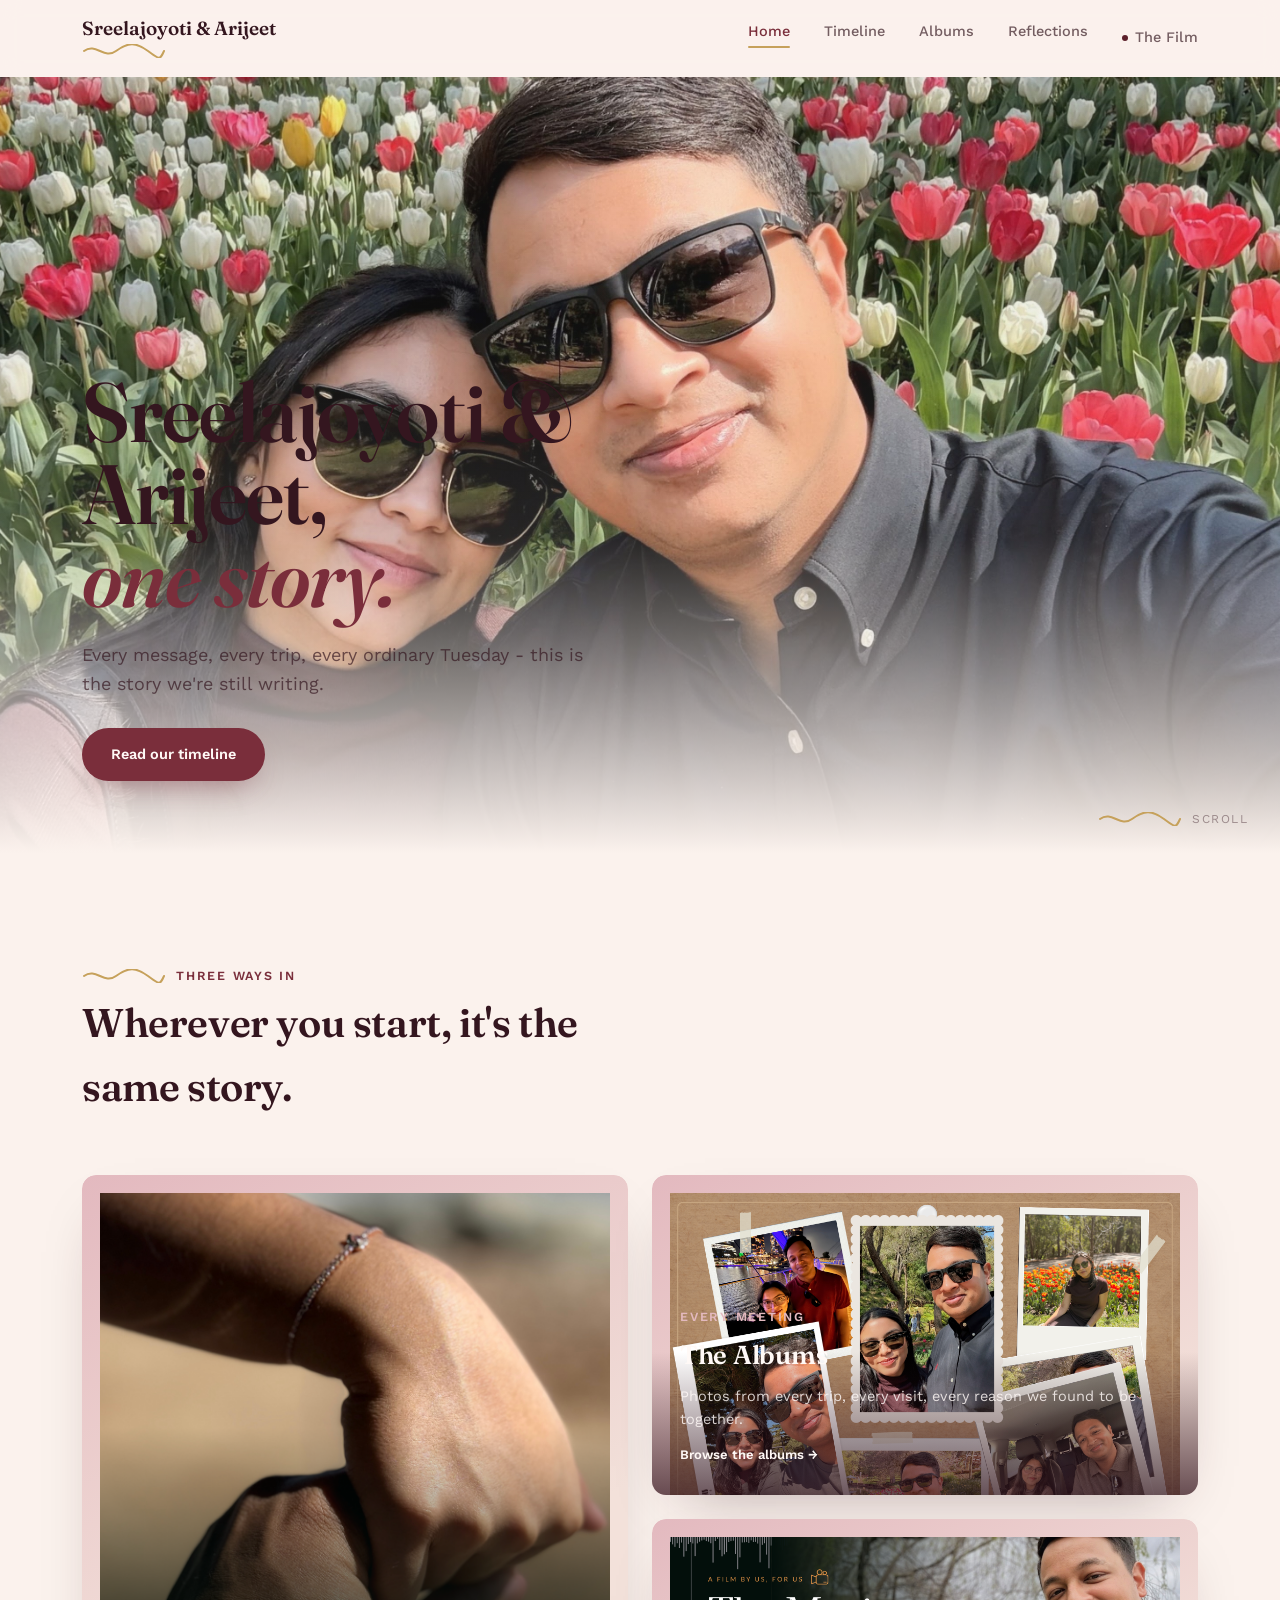
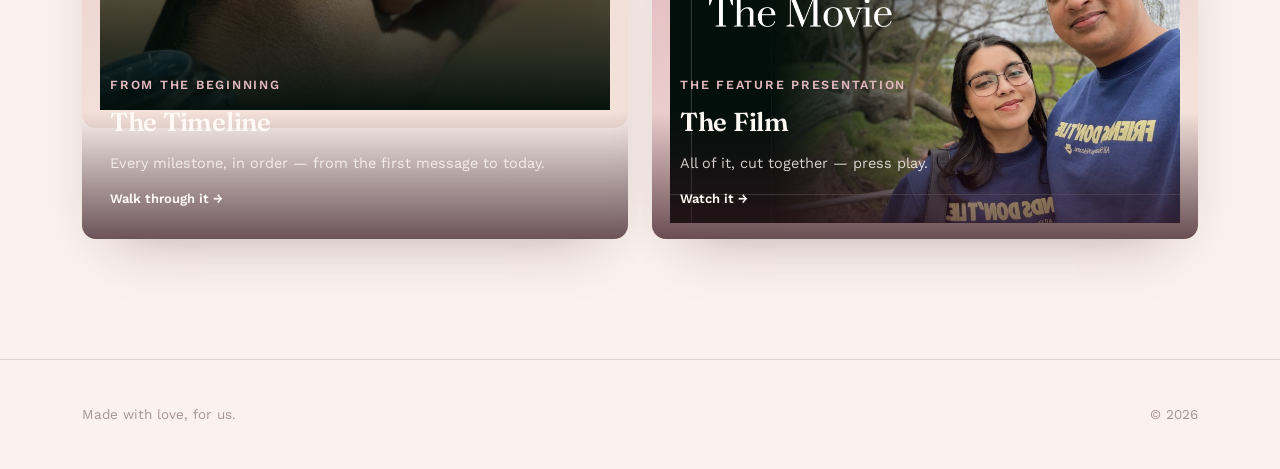
<file: index.html>
<!DOCTYPE html>
<html lang="en">
<head>
<meta charset="UTF-8">
<meta name="viewport" content="width=device-width, initial-scale=1.0">
<title>Our Story</title>
<link rel="preconnect" href="https://fonts.googleapis.com">
<link href="https://fonts.googleapis.com/css2?family=Fraunces:ital,wght@0,300..700;1,300..700&family=Work+Sans:wght@400;500;600;700&display=swap" rel="stylesheet">
<link rel="stylesheet" href="css/style.css">
</head>
<body>

<header class="site-header">
  <div class="wrap">
    <a href="index.html" class="logo">
      <span data-couple-names>Our Story</span>
      <small data-thread></small>
    </a>
    <nav>
      <button class="nav-toggle" aria-label="Toggle menu" aria-expanded="false">
        <span></span><span></span><span></span>
      </button>
      <ul class="nav-links">
        <li><a href="index.html" aria-current="page">Home</a></li>
        <li><a href="timeline.html">Timeline</a></li>
        <li><a href="albums.html">Albums</a></li>
        <li><a href="reflections.html">Reflections</a></li>
        <li><a href="film.html" class="nav-film">The Film</a></li>
      </ul>
    </nav>
  </div>
</header>

<section class="hero">
  <div class="hero-media">
    <div class="placeholder"><span>Add your favourite photo of the two of you here (assets/images/hero.jpg)</span></div>
  </div>
  <div class="hero-inner">
    <h1 id="hero-title">Sreelajoyoti &amp; Arijeet,<br><em>one story.</em></h1>
    <p id="hero-subtext">Every message, every trip, every ordinary Tuesday — this is the story we're still writing.</p>
    <a href="timeline.html" class="btn btn-primary">Read our timeline</a>
  </div>
  <div class="scroll-cue"><span data-thread></span> Scroll</div>
</section>

<section class="doors-section">
  <div class="wrap">
    <div class="doors-head">
      <span class="eyebrow"><span data-thread></span> Three ways in</span>
      <h2>Wherever you start, it's the same story.</h2>
    </div>
    <div class="doors-grid">
      <a href="timeline.html" class="door">
        <img class="placeholder" src="assets/images/Index_Cover_Timeline.png" alt="Timeline">
        <div class="door-content">
          <span class="eyebrow">From the beginning</span>
          <h3>The Timeline</h3>
          <p>Every milestone, in order — from the first message to today.</p>
          <span class="door-arrow">Walk through it →</span>
        </div>
      </a>
      <a href="albums.html" class="door">
        <img class="placeholder" src="assets/images/Index_Cover_Albums.png" alt="Albums">
        <div class="door-content">
          <span class="eyebrow">Every meeting</span>
          <h3>The Albums</h3>
          <p>Photos from every trip, every visit, every reason we found to be together.</p>
          <span class="door-arrow">Browse the albums →</span>
        </div>
      </a>
      <a href="film.html" class="door">
        <img class="placeholder" src="assets/images/Index_Cover_Film.png" alt="The Film">
        <div class="door-content">
          <span class="eyebrow">The feature presentation</span>
          <h3>The Film</h3>
          <p>All of it, cut together — press play.</p>
          <span class="door-arrow">Watch it →</span>
        </div>
      </a>
    </div>
  </div>
</section>

<footer class="site-footer">
  <div class="wrap">
    <p data-footer-note>Made with love, for us.</p>
    <p>&copy; <span id="year"></span></p>
  </div>
</footer>

<script src="js/data.js"></script>
<script src="js/main.js"></script>
<script>
  document.getElementById("year").textContent = new Date().getFullYear();
  document.getElementById("hero-subtext").textContent = SITE.heroSubtext;
  document.querySelector("[data-footer-note]").textContent = SITE.footerNote;
  if (SITE.heroImage) {
    document.querySelector(".hero-media").innerHTML =
      `<img src="${SITE.heroImage}" alt="" style="width:100%;height:100%;object-fit:cover;">` +
      document.querySelector(".hero-media").innerHTML;
  }
</script>
</body>
</html>
</file>
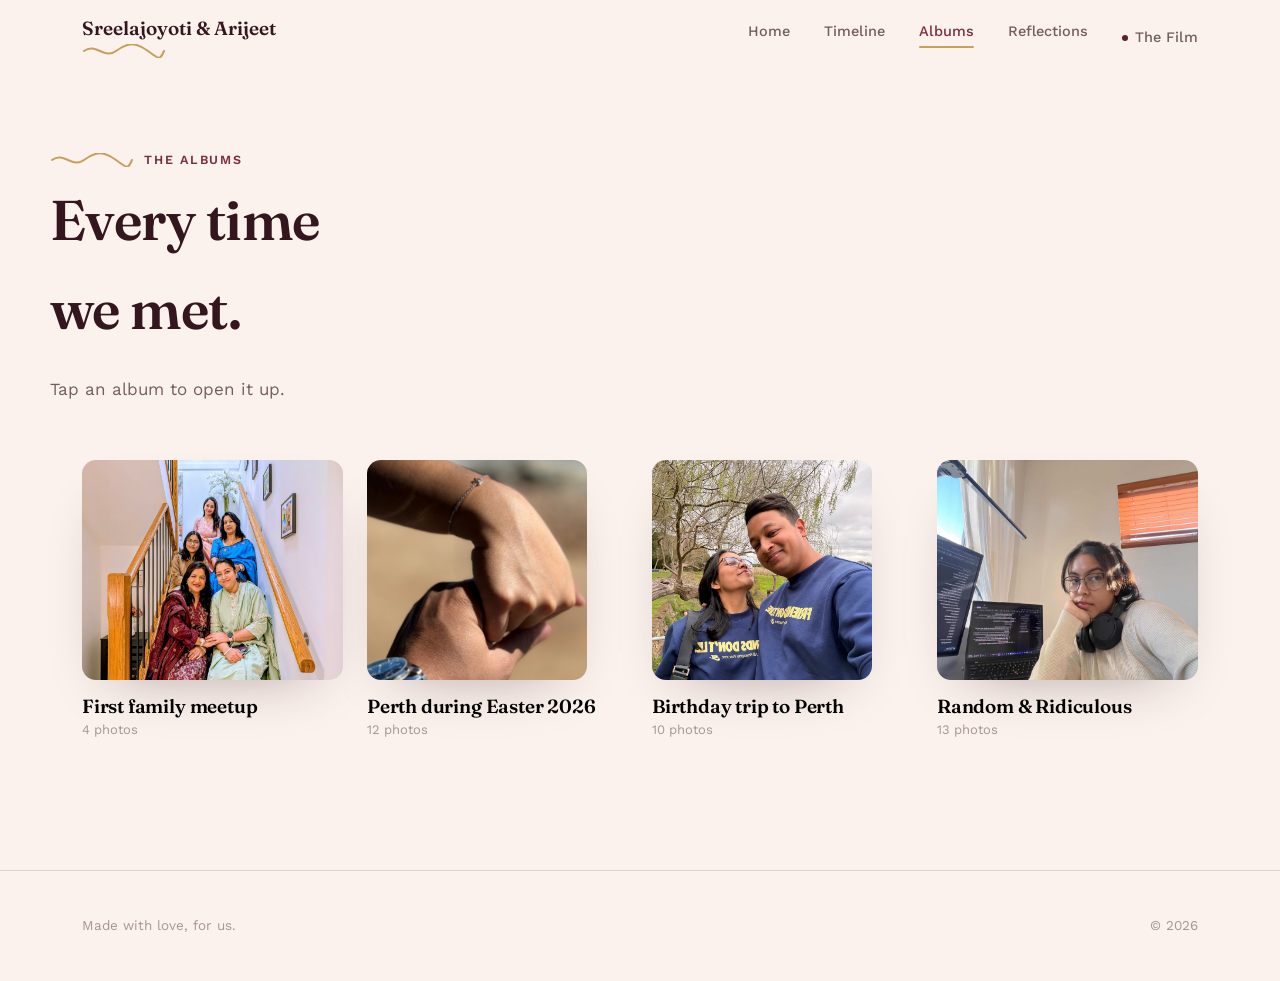
<file: albums.html>
<!DOCTYPE html>
<html lang="en">
<head>
<meta charset="UTF-8">
<meta name="viewport" content="width=device-width, initial-scale=1.0">
<title>Albums — Our Story</title>
<link rel="preconnect" href="https://fonts.googleapis.com">
<link href="https://fonts.googleapis.com/css2?family=Fraunces:ital,wght@0,300..700;1,300..700&family=Work+Sans:wght@400;500;600;700&display=swap" rel="stylesheet">
<link rel="stylesheet" href="css/style.css">
</head>
<body>

<header class="site-header">
  <div class="wrap">
    <a href="index.html" class="logo">
      <span data-couple-names>Our Story</span>
      <small data-thread></small>
    </a>
    <nav>
      <button class="nav-toggle" aria-label="Toggle menu" aria-expanded="false">
        <span></span><span></span><span></span>
      </button>
      <ul class="nav-links">
        <li><a href="index.html">Home</a></li>
        <li><a href="timeline.html">Timeline</a></li>
        <li><a href="albums.html" aria-current="page">Albums</a></li>
        <li><a href="reflections.html">Reflections</a></li>
        <li><a href="film.html" class="nav-film">The Film</a></li>
      </ul>
    </nav>
  </div>
</header>

<section class="page-intro wrap">
  <span class="eyebrow"><span data-thread></span> The Albums</span>
  <h1>Every time<br>we met.</h1>
  <p>Tap an album to open it up.</p>
</section>

<section class="wrap">
  <div class="albums-grid" data-albums-grid></div>
</section>

<div class="lightbox" data-lightbox aria-hidden="true">
  <div class="lightbox-panel">
    <div class="lightbox-head">
      <div>
        <h3 data-lb-title></h3>
        <p data-lb-desc style="margin:0;"></p>
      </div>
      <button class="lightbox-close" aria-label="Close album">&times;</button>
    </div>
    <div class="lightbox-photos" data-lb-photos></div>
  </div>
</div>

<footer class="site-footer">
  <div class="wrap">
    <p data-footer-note>Made with love, for us.</p>
    <p>&copy; <span id="year"></span></p>
  </div>
</footer>

<script src="js/data.js"></script>
<script src="js/main.js"></script>
<script src="js/albums.js"></script>
<script>
  document.getElementById("year").textContent = new Date().getFullYear();
  document.querySelector("[data-footer-note]").textContent = SITE.footerNote;
</script>
</body>
</html>
</file>
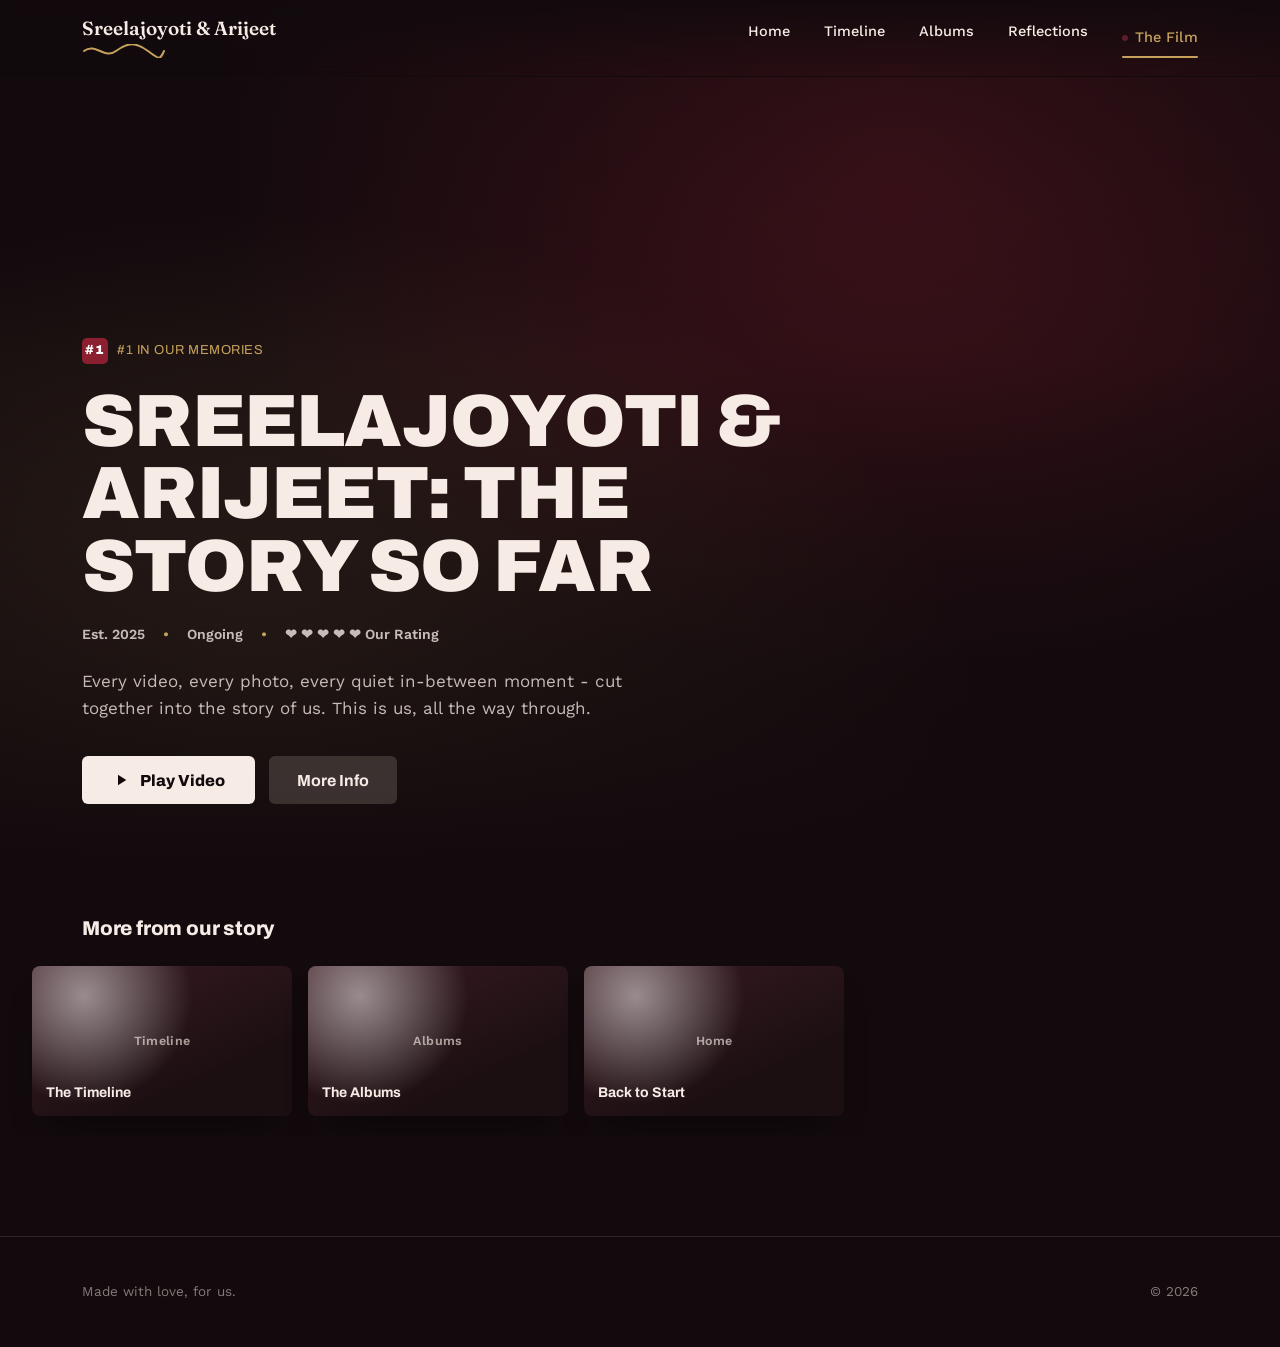
<file: film.html>
<!DOCTYPE html>
<html lang="en">
<head>
<meta charset="UTF-8">
<meta name="viewport" content="width=device-width, initial-scale=1.0">
<title>The Film — Our Story</title>
<link rel="preconnect" href="https://fonts.googleapis.com">
<link href="https://fonts.googleapis.com/css2?family=Fraunces:ital,wght@0,300..700;1,300..700&family=Work+Sans:wght@400;500;600;700&family=Archivo:wght@700;800;900&display=swap" rel="stylesheet">
<link rel="stylesheet" href="css/style.css">
<link rel="stylesheet" href="css/film.css">
</head>
<body class="film-body">

<header class="site-header">
  <div class="wrap">
    <a href="index.html" class="logo">
      <span data-couple-names>Our Story</span>
      <small data-thread></small>
    </a>
    <nav>
      <button class="nav-toggle" aria-label="Toggle menu" aria-expanded="false">
        <span></span><span></span><span></span>
      </button>
      <ul class="nav-links">
        <li><a href="index.html">Home</a></li>
        <li><a href="timeline.html">Timeline</a></li>
        <li><a href="albums.html">Albums</a></li>
        <li><a href="reflections.html">Reflections</a></li>
        <li><a href="film.html" class="nav-film" aria-current="page">The Film</a></li>
      </ul>
    </nav>
  </div>
</header>

<section class="film-hero">
  <div class="film-media" data-film-media></div>
  <div class="film-hero-inner">
    <div class="film-badge">
      <span class="film-badge-num">#1</span>
      <span data-film-badge>#1 in Our Memories</span>
    </div>
    <h1 class="film-title" data-film-title>The Story So Far</h1>
    <div class="film-meta" data-film-meta></div>
    <p class="film-synopsis" data-film-synopsis></p>
    <div class="film-actions">
      <button class="btn-play" data-play-video>
        <svg viewBox="0 0 24 24" fill="currentColor"><path d="M8 5v14l11-7z"/></svg>
        Play Video
      </button>
      <button class="btn-info" data-more-info>More Info</button>
    </div>
  </div>
</section>

<section class="film-row-section">
  <h2 class="film-row-title">More from our story</h2>
  <div class="film-row">
    <a class="film-card" href="timeline.html">
      <div class="placeholder"><span>Timeline</span></div>
      <span class="film-card-label">The Timeline</span>
    </a>
    <a class="film-card" href="albums.html">
      <div class="placeholder"><span>Albums</span></div>
      <span class="film-card-label">The Albums</span>
    </a>
    <a class="film-card" href="index.html">
      <div class="placeholder"><span>Home</span></div>
      <span class="film-card-label">Back to Start</span>
    </a>
  </div>
</section>

<div class="video-modal" data-video-modal aria-hidden="true">
  <div class="video-modal-inner">
    <button class="video-modal-close" aria-label="Close video">&times;</button>
  </div>
</div>

<footer class="site-footer">
  <div class="wrap">
    <p data-footer-note>Made with love, for us.</p>
    <p>&copy; <span id="year"></span></p>
  </div>
</footer>

<script src="js/data.js"></script>
<script src="js/main.js"></script>
<script src="js/film.js"></script>
<script>
  document.getElementById("year").textContent = new Date().getFullYear();
  document.querySelector("[data-footer-note]").textContent = SITE.footerNote;
</script>
</body>
</html>
</file>
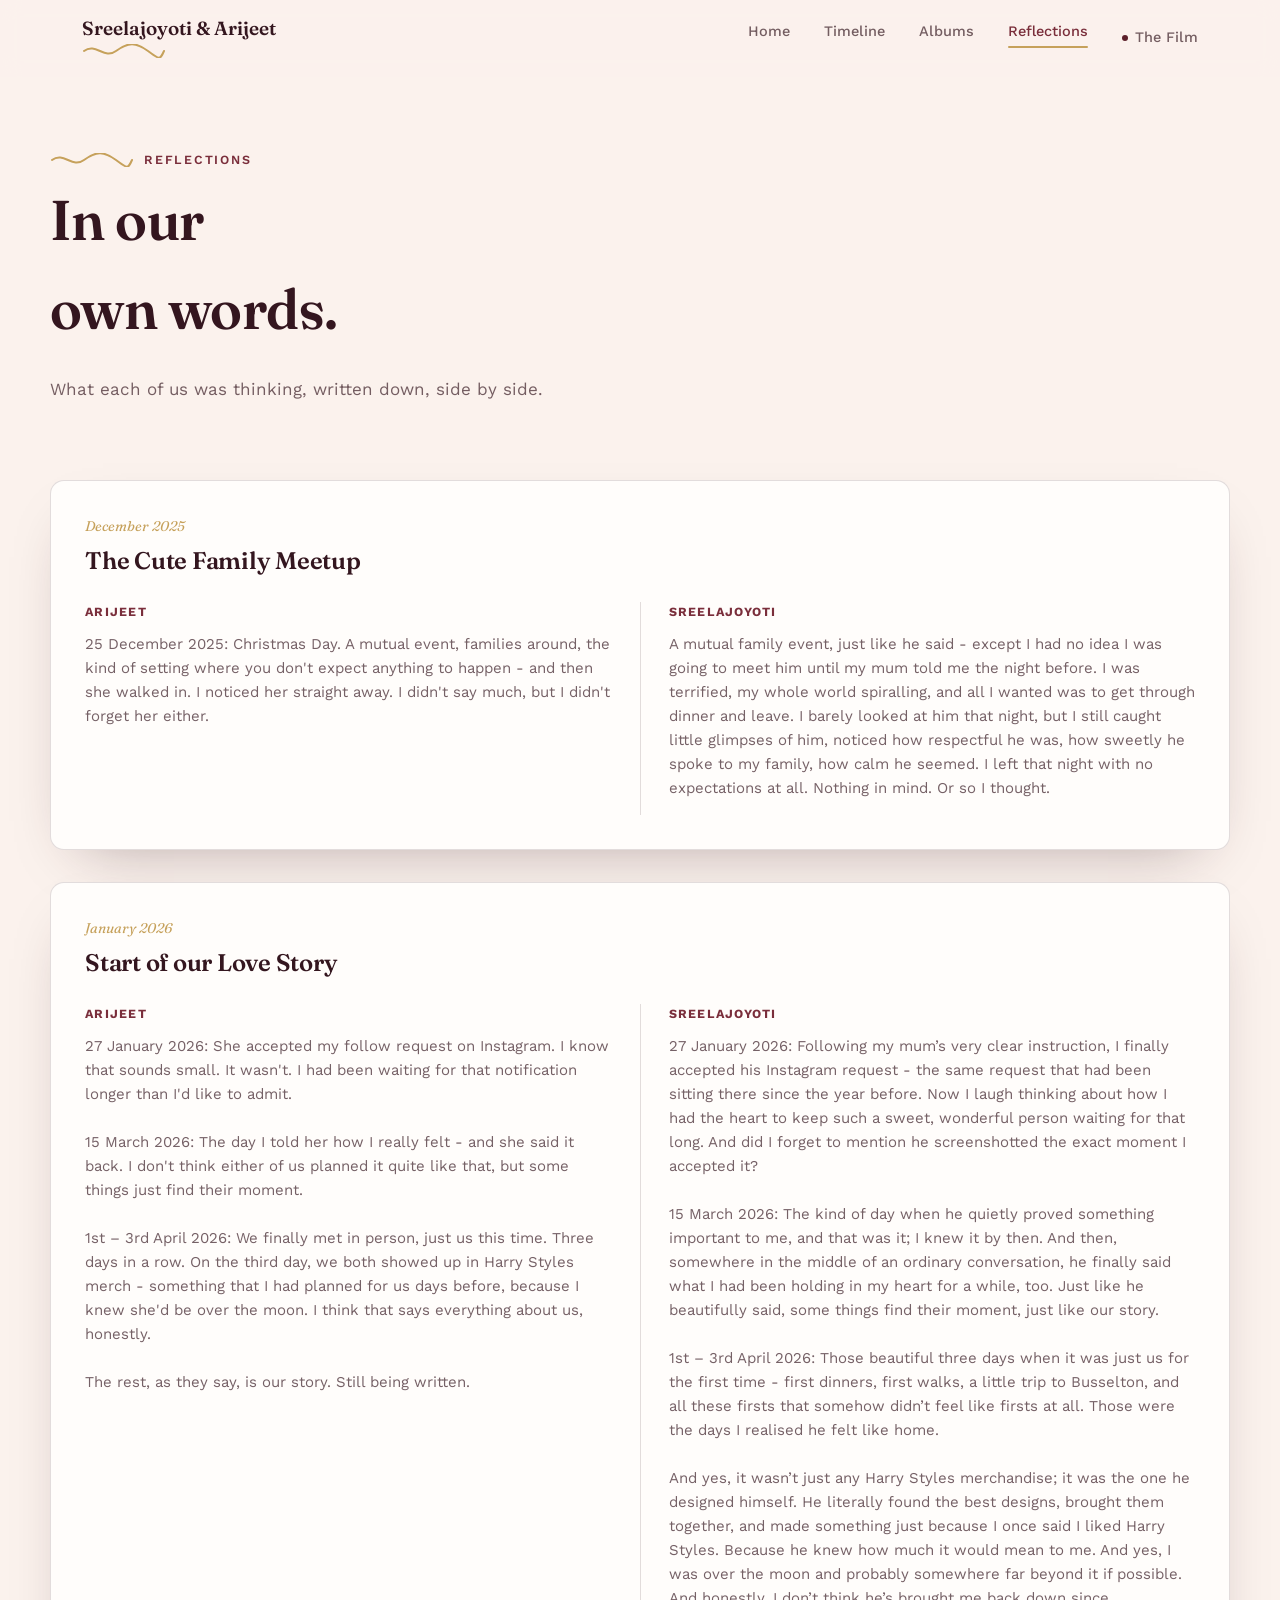
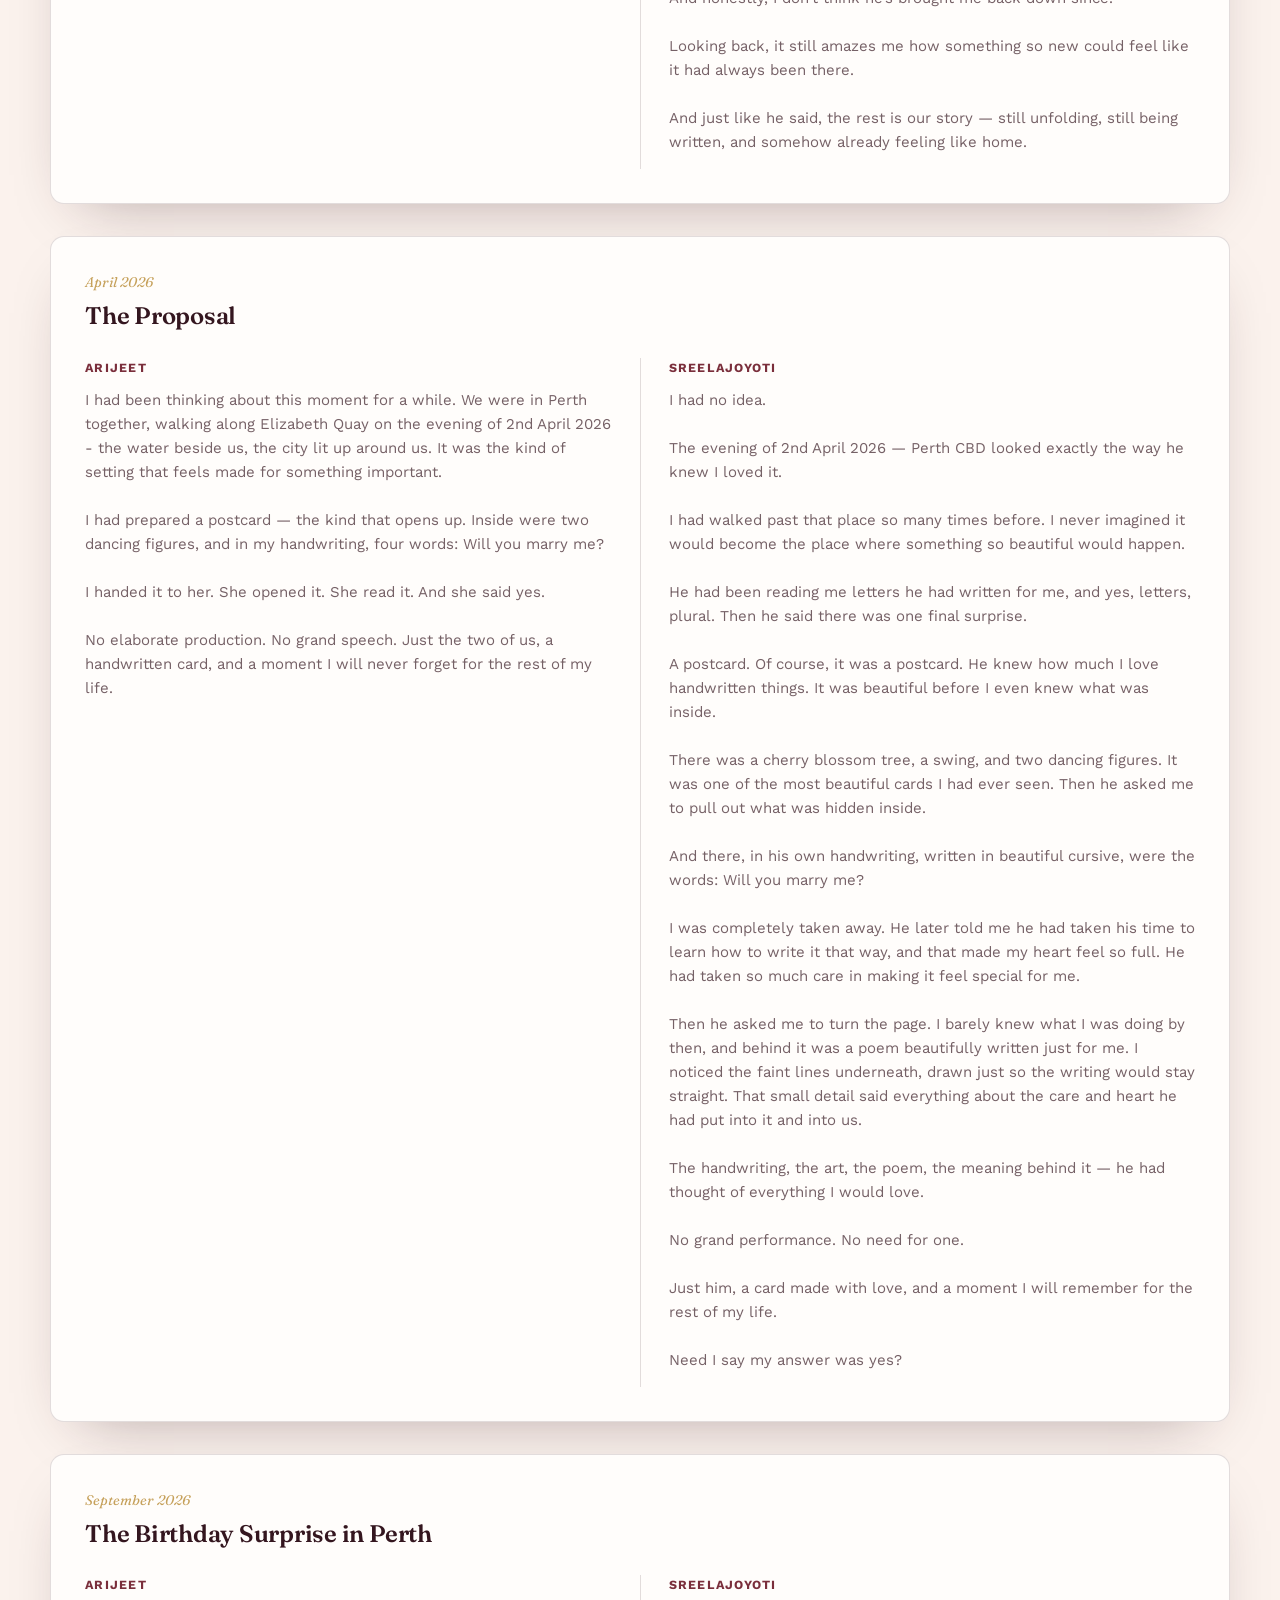
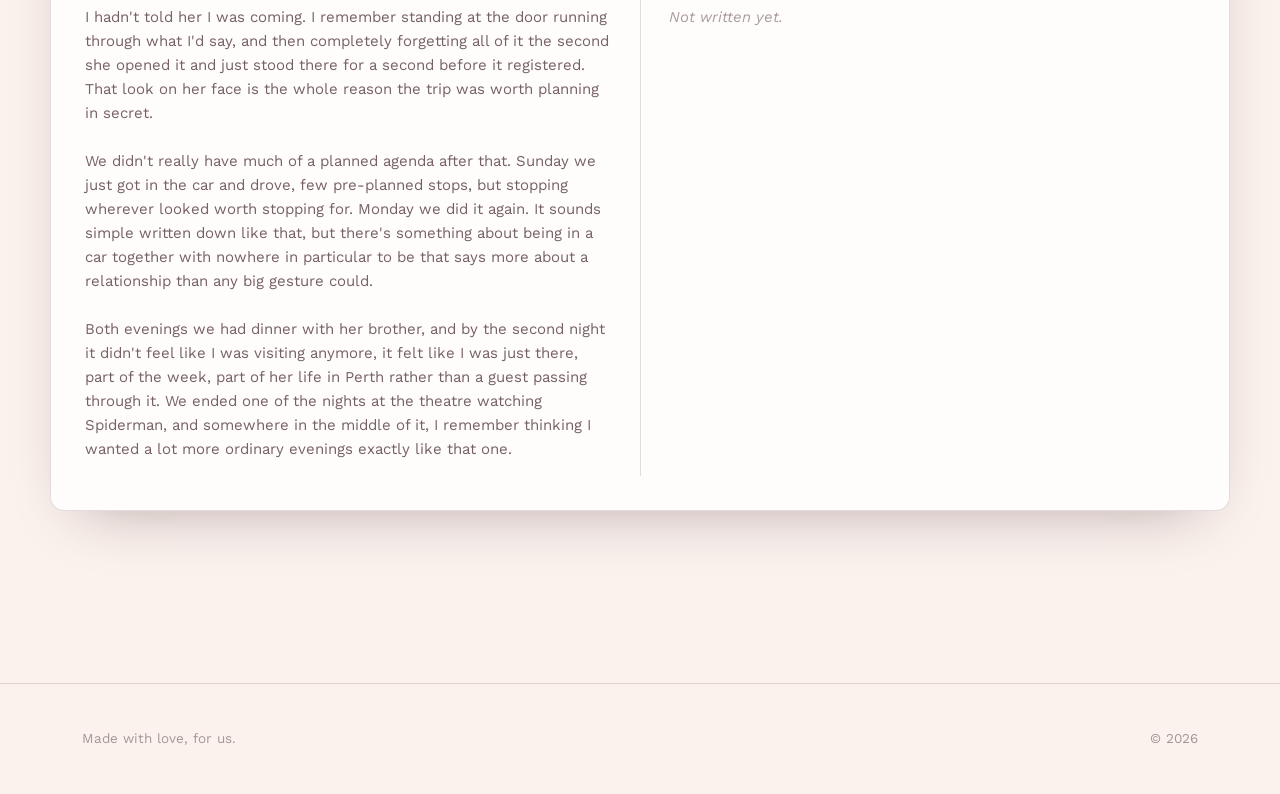
<file: reflections.html>
<!DOCTYPE html>
<html lang="en">
<head>
<meta charset="UTF-8">
<meta name="viewport" content="width=device-width, initial-scale=1.0">
<title>Reflections — Our Story</title>
<link rel="preconnect" href="https://fonts.googleapis.com">
<link href="https://fonts.googleapis.com/css2?family=Fraunces:ital,wght@0,300..700;1,300..700&family=Work+Sans:wght@400;500;600;700&display=swap" rel="stylesheet">
<link rel="stylesheet" href="css/style.css">
</head>
<body>

<header class="site-header">
  <div class="wrap">
    <a href="index.html" class="logo">
      <span data-couple-names>Our Story</span>
      <small data-thread></small>
    </a>
    <nav>
      <button class="nav-toggle" aria-label="Toggle menu" aria-expanded="false">
        <span></span><span></span><span></span>
      </button>
      <ul class="nav-links">
        <li><a href="index.html">Home</a></li>
        <li><a href="timeline.html">Timeline</a></li>
        <li><a href="albums.html">Albums</a></li>
        <li><a href="reflections.html" aria-current="page">Reflections</a></li>
        <li><a href="film.html" class="nav-film">The Film</a></li>
      </ul>
    </nav>
  </div>
</header>

<section class="page-intro wrap">
  <span class="eyebrow"><span data-thread></span> Reflections</span>
  <h1>In our<br>own words.</h1>
  <p>What each of us was thinking, written down, side by side.</p>
</section>

<section class="reflections wrap">
  <div data-reflections-track></div>
</section>

<footer class="site-footer">
  <div class="wrap">
    <p data-footer-note>Made with love, for us.</p>
    <p>&copy; <span id="year"></span></p>
  </div>
</footer>

<script src="js/data.js"></script>
<script src="js/main.js"></script>
<script src="js/reflections.js"></script>
<script>
  document.getElementById("year").textContent = new Date().getFullYear();
  document.querySelector("[data-footer-note]").textContent = SITE.footerNote;
</script>
</body>
</html>
</file>
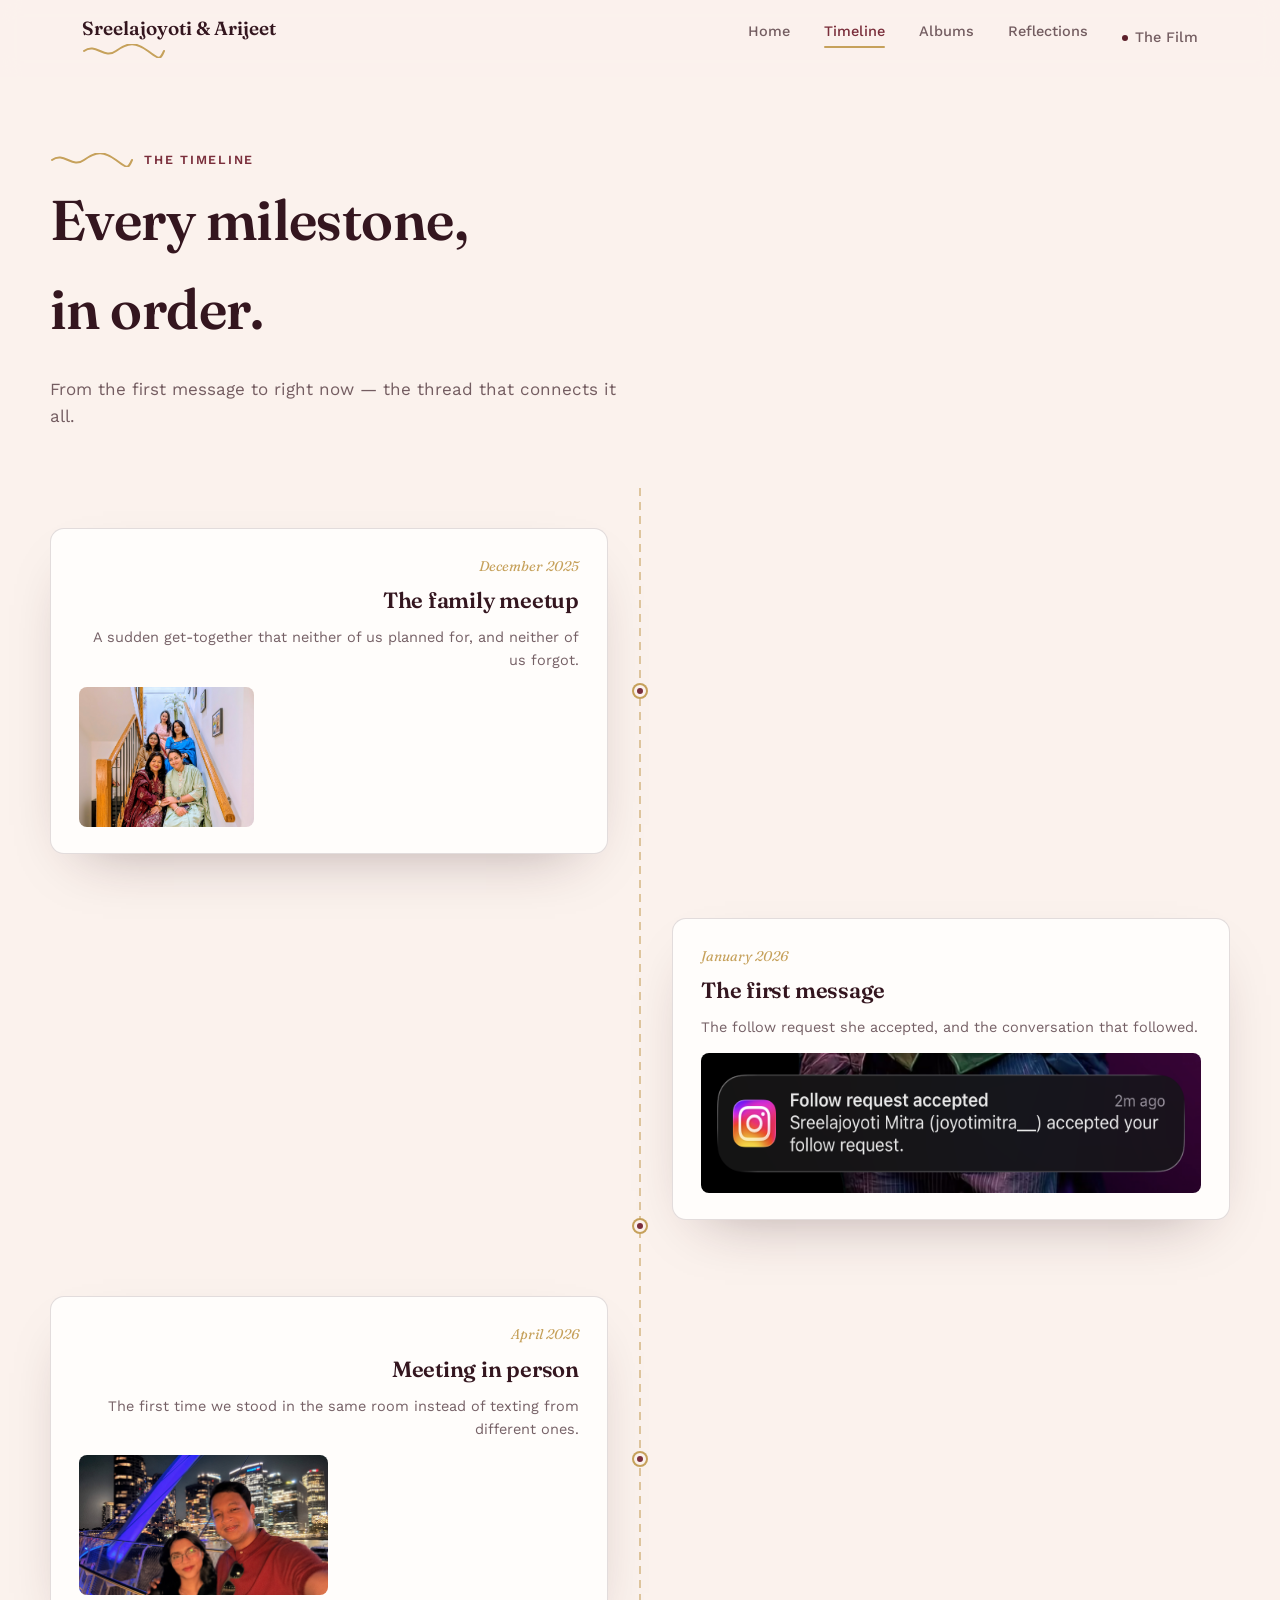
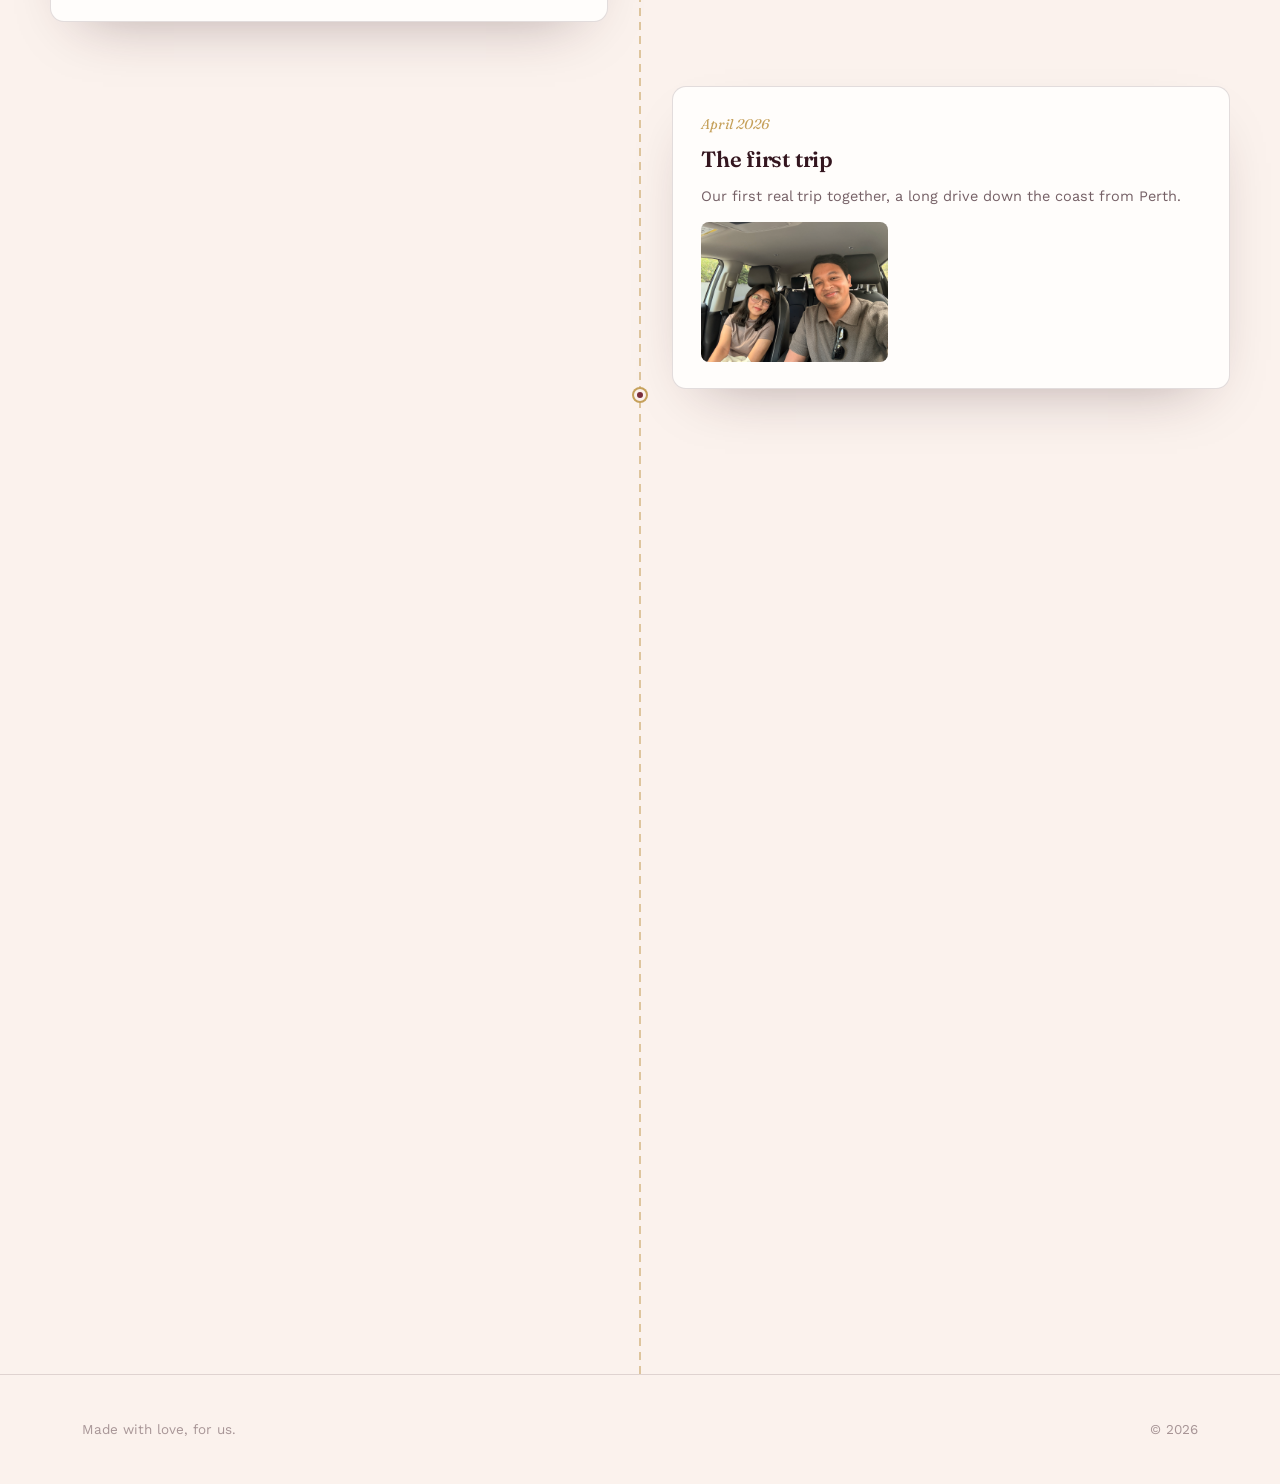
<file: timeline.html>
<!DOCTYPE html>
<html lang="en">
<head>
<meta charset="UTF-8">
<meta name="viewport" content="width=device-width, initial-scale=1.0">
<title>Timeline — Our Story</title>
<link rel="preconnect" href="https://fonts.googleapis.com">
<link href="https://fonts.googleapis.com/css2?family=Fraunces:ital,wght@0,300..700;1,300..700&family=Work+Sans:wght@400;500;600;700&display=swap" rel="stylesheet">
<link rel="stylesheet" href="css/style.css">
</head>
<body>

<header class="site-header">
  <div class="wrap">
    <a href="index.html" class="logo">
      <span data-couple-names>Our Story</span>
      <small data-thread></small>
    </a>
    <nav>
      <button class="nav-toggle" aria-label="Toggle menu" aria-expanded="false">
        <span></span><span></span><span></span>
      </button>
      <ul class="nav-links">
        <li><a href="index.html">Home</a></li>
        <li><a href="timeline.html" aria-current="page">Timeline</a></li>
        <li><a href="albums.html">Albums</a></li>
        <li><a href="reflections.html">Reflections</a></li>
        <li><a href="film.html" class="nav-film">The Film</a></li>
      </ul>
    </nav>
  </div>
</header>

<section class="page-intro wrap">
  <span class="eyebrow"><span data-thread></span> The Timeline</span>
  <h1>Every milestone,<br>in order.</h1>
  <p>From the first message to right now — the thread that connects it all.</p>
</section>

<section class="timeline wrap">
  <div class="timeline-spine" aria-hidden="true"></div>
  <div data-timeline-track></div>
</section>

<footer class="site-footer">
  <div class="wrap">
    <p data-footer-note>Made with love, for us.</p>
    <p>&copy; <span id="year"></span></p>
  </div>
</footer>

<script src="js/data.js"></script>
<script src="js/main.js"></script>
<script src="js/timeline.js"></script>
<script>
  document.getElementById("year").textContent = new Date().getFullYear();
  document.querySelector("[data-footer-note]").textContent = SITE.footerNote;
</script>
</body>
</html>
</file>
<file: css/style.css>
/* ============================================================
   OUR STORY — DESIGN SYSTEM
   Theme: Romantic Blush
   ============================================================ */

:root {
  /* colour */
  --bg: #fbf2ed;
  --bg-alt: #f3e1da;
  --bg-card: #fffdfb;
  --ink: #34161f;
  --ink-soft: rgba(52, 22, 31, 0.68);
  --ink-faint: rgba(52, 22, 31, 0.42);
  --rose: #c97b86;
  --rose-soft: #e3b9bf;
  --wine: #7a2e3b;
  --wine-deep: #5c1f2a;
  --gold: #c6a15b;
  --line: rgba(52, 22, 31, 0.14);
  --shadow: 0 24px 60px -32px rgba(52, 22, 31, 0.4);

  /* type */
  --serif: "Fraunces", "Iowan Old Style", serif;
  --sans: "Work Sans", -apple-system, BlinkMacSystemFont, sans-serif;
  --heavy: "Archivo", "Work Sans", sans-serif;

  /* layout */
  --max: 1180px;
  --radius: 14px;
  --radius-sm: 8px;
}

* {
  box-sizing: border-box;
}

html {
  scroll-behavior: smooth;
}

@media (prefers-reduced-motion: reduce) {
  html {
    scroll-behavior: auto;
  }
  * {
    animation-duration: 0.001ms !important;
    animation-iteration-count: 1 !important;
    transition-duration: 0.001ms !important;
  }
}

body {
  margin: 0;
  background: var(--bg);
  color: var(--ink);
  font-family: var(--sans);
  font-size: 16px;
  line-height: 1.6;
  -webkit-font-smoothing: antialiased;
}

h1, h2, h3, h4 {
  font-family: var(--serif);
  font-weight: 600;
  margin: 0 0 0.4em;
  letter-spacing: -0.01em;
}

p {
  margin: 0 0 1em;
  color: var(--ink-soft);
}

a {
  color: inherit;
  text-decoration: none;
}

img {
  max-width: 100%;
  display: block;
}

.wrap {
  max-width: var(--max);
  margin: 0 auto;
  padding: 0 32px;
}

:focus-visible {
  outline: 2px solid var(--wine);
  outline-offset: 3px;
}

/* -----------------------------------------
   THREAD MOTIF
   A recurring hand-drawn thread that ties
   moments together — used as an underline,
   a divider, and the spine of the timeline.
------------------------------------------ */
.thread {
  display: block;
  width: 84px;
  height: 14px;
}
.thread path {
  fill: none;
  stroke: var(--gold);
  stroke-width: 2;
  stroke-linecap: round;
}

.eyebrow {
  display: inline-flex;
  align-items: center;
  gap: 10px;
  font-family: var(--sans);
  font-size: 12.5px;
  letter-spacing: 0.14em;
  text-transform: uppercase;
  color: var(--wine);
  font-weight: 600;
}

/* -----------------------------------------
   HEADER
------------------------------------------ */
.site-header {
  position: sticky;
  top: 0;
  z-index: 40;
  background: rgba(251, 242, 237, 0.86);
  backdrop-filter: blur(10px);
  border-bottom: 1px solid transparent;
  transition: border-color 0.3s ease;
}
.site-header.is-solid {
  border-bottom-color: var(--line);
}
.site-header .wrap {
  display: flex;
  align-items: center;
  justify-content: space-between;
  height: 76px;
}
.logo {
  font-family: var(--serif);
  font-size: 19px;
  font-weight: 600;
  display: flex;
  flex-direction: column;
  line-height: 1;
}
.logo small {
  margin-top: 6px;
}

.nav-links {
  display: flex;
  gap: 34px;
  list-style: none;
  margin: 0;
  padding: 0;
  font-size: 14.5px;
  font-weight: 500;
}
.nav-links a {
  position: relative;
  padding: 6px 0;
  color: var(--ink-soft);
  transition: color 0.2s ease;
}
.nav-links a:hover,
.nav-links a[aria-current="page"] {
  color: var(--wine);
}
.nav-links a[aria-current="page"]::after {
  content: "";
  position: absolute;
  left: 0;
  right: 0;
  bottom: -2px;
  height: 2px;
  background: var(--gold);
  border-radius: 2px;
}
.nav-film {
  display: inline-flex;
  align-items: center;
  gap: 7px;
}
.nav-film::before {
  content: "";
  width: 6px;
  height: 6px;
  border-radius: 50%;
  background: var(--wine-deep);
}

.nav-toggle {
  display: none;
  background: none;
  border: none;
  cursor: pointer;
  padding: 6px;
}
.nav-toggle span {
  display: block;
  width: 22px;
  height: 2px;
  background: var(--ink);
  margin: 5px 0;
  transition: transform 0.25s ease, opacity 0.25s ease;
}

@media (max-width: 780px) {
  .nav-toggle {
    display: block;
  }
  .nav-links {
    position: fixed;
    inset: 76px 0 0 0;
    background: var(--bg);
    flex-direction: column;
    align-items: center;
    justify-content: center;
    gap: 30px;
    font-size: 20px;
    transform: translateY(-12px);
    opacity: 0;
    pointer-events: none;
    transition: opacity 0.25s ease, transform 0.25s ease;
  }
  .nav-links.is-open {
    opacity: 1;
    transform: translateY(0);
    pointer-events: auto;
  }
}

/* -----------------------------------------
   BUTTONS
------------------------------------------ */
.btn {
  display: inline-flex;
  align-items: center;
  gap: 10px;
  padding: 14px 28px;
  border-radius: 999px;
  font-family: var(--sans);
  font-weight: 600;
  font-size: 14.5px;
  cursor: pointer;
  border: 1px solid transparent;
  transition: transform 0.2s ease, background 0.2s ease, box-shadow 0.2s ease;
}
.btn:hover {
  transform: translateY(-1px);
}
.btn-primary {
  background: var(--wine);
  color: #fff9f6;
  box-shadow: 0 14px 30px -14px rgba(122, 46, 59, 0.6);
}
.btn-primary:hover {
  background: var(--wine-deep);
}
.btn-ghost {
  background: transparent;
  border-color: var(--line);
  color: var(--ink);
}
.btn-ghost:hover {
  border-color: var(--wine);
  color: var(--wine);
}

/* -----------------------------------------
   PLACEHOLDER TILES
   Used everywhere a real photo will
   eventually go.
------------------------------------------ */
.placeholder {
  position: relative;
  display: flex;
  align-items: center;
  justify-content: center;
  text-align: center;
  background: linear-gradient(155deg, var(--rose-soft), var(--bg-alt) 70%);
  color: var(--wine-deep);
  font-family: var(--sans);
  font-size: 12.5px;
  font-weight: 600;
  letter-spacing: 0.03em;
  padding: 18px;
  overflow: hidden;
}
.placeholder::before {
  content: "";
  position: absolute;
  inset: 0;
  background-image: radial-gradient(circle at 20% 20%, rgba(255,255,255,0.5), transparent 45%);
}
.placeholder span {
  position: relative;
  max-width: 180px;
  opacity: 0.85;
}

/* -----------------------------------------
   HERO (landing page)
------------------------------------------ */
.hero {
  position: relative;
  min-height: 88vh;
  display: flex;
  align-items: flex-end;
  overflow: hidden;
}
.hero-media {
  position: absolute;
  inset: 0;
  z-index: 0;
}
.hero-media .placeholder {
  height: 100%;
  font-size: 14px;
}
.hero-media::after {
  content: "";
  position: absolute;
  inset: 0;
  background: linear-gradient(0deg, var(--bg) 2%, rgba(251,242,237,0.15) 42%, rgba(251,242,237,0.05) 70%);
}
.hero-inner {
  position: relative;
  z-index: 1;
  padding: 0 32px 88px;
  max-width: var(--max);
  margin: 0 auto;
  width: 100%;
}
.hero h1 {
  font-size: clamp(44px, 7vw, 84px);
  line-height: 0.98;
  max-width: 14ch;
  margin-bottom: 0.28em;
}
.hero h1 em {
  font-style: italic;
  color: var(--wine);
}
.hero p {
  max-width: 46ch;
  font-size: 18px;
  color: var(--ink-soft);
  margin-bottom: 1.6em;
}
.scroll-cue {
  position: absolute;
  right: 32px;
  bottom: 40px;
  display: flex;
  align-items: center;
  gap: 10px;
  font-size: 12px;
  letter-spacing: 0.12em;
  text-transform: uppercase;
  color: var(--ink-faint);
  z-index: 1;
}
.scroll-cue .thread {
  animation: drift 2.6s ease-in-out infinite;
}
@keyframes drift {
  0%, 100% { transform: translateY(0); }
  50% { transform: translateY(6px); }
}

/* -----------------------------------------
   DOORS (landing page — 3 ways into the story)
------------------------------------------ */
.doors-section {
  padding: 96px 0 120px;
}
.doors-head {
  max-width: 56ch;
  margin-bottom: 56px;
}
.doors-head h2 {
  font-size: clamp(28px, 4vw, 40px);
}
.doors-grid {
  display: grid;
  gap: 24px;
  grid-template-columns: repeat(6, 1fr);
  grid-template-areas:
    "a a a b b b"
    "a a a c c c";
}
.door:nth-of-type(1) { grid-area: a; }
.door:nth-of-type(2) { grid-area: b; }
.door:nth-of-type(3) { grid-area: c; }

.door {
  position: relative;
  border-radius: var(--radius);
  overflow: hidden;
  min-height: 320px;
  display: flex;
  align-items: flex-end;
  box-shadow: var(--shadow);
  transition: transform 0.35s ease;
}
.door:hover {
  transform: translateY(-4px);
}
.door .placeholder {
  position: absolute;
  inset: 0;
  border-radius: var(--radius);
}
.door-content {
  position: relative;
  z-index: 1;
  padding: 28px;
  width: 100%;
  background: linear-gradient(0deg, rgba(52,22,31,0.72) 0%, rgba(52,22,31,0.0) 65%);
}
.door-content .eyebrow {
  color: var(--rose-soft);
}
.door-content h3 {
  color: #fff9f6;
  font-size: 26px;
  margin: 6px 0 8px;
}
.door-content p {
  color: rgba(255,249,246,0.82);
  font-size: 14.5px;
  margin: 0;
}
.door-arrow {
  display: inline-flex;
  margin-top: 14px;
  color: #fff9f6;
  font-size: 13px;
  font-weight: 600;
  align-items: center;
  gap: 6px;
}

@media (max-width: 860px) {
  .doors-grid {
    grid-template-columns: 1fr;
    grid-template-areas: "a" "b" "c";
  }
  .door {
    min-height: 240px;
  }
}

/* -----------------------------------------
   PAGE INTRO (timeline / albums)
------------------------------------------ */
.page-intro {
  padding: 72px 0 40px;
}
.page-intro h1 {
  font-size: clamp(36px, 5vw, 56px);
}
.page-intro p {
  max-width: 52ch;
  font-size: 17px;
}

/* -----------------------------------------
   TIMELINE PAGE
------------------------------------------ */
.timeline {
  position: relative;
  padding: 40px 0 140px;
}
.timeline-spine {
  position: absolute;
  left: 50%;
  top: 0;
  bottom: 0;
  width: 2px;
  transform: translateX(-1px);
  background-image: linear-gradient(var(--gold) 60%, transparent 0%);
  background-size: 2px 14px;
  background-repeat: repeat-y;
  opacity: 0.55;
}
.entry {
  position: relative;
  width: 100%;
  display: grid;
  grid-template-columns: 1fr 64px 1fr;
  align-items: center;
  margin-bottom: 64px;
  opacity: 0;
  transform: translateY(28px);
  transition: opacity 0.7s ease, transform 0.7s ease;
}
.entry.is-visible {
  opacity: 1;
  transform: translateY(0);
}
.entry-dot {
  grid-column: 2;
  width: 12px;
  height: 12px;
  border-radius: 50%;
  background: var(--wine);
  border: 3px solid var(--bg);
  box-shadow: 0 0 0 2px var(--gold);
  justify-self: center;
}
.entry-card {
  background: var(--bg-card);
  border: 1px solid var(--line);
  border-radius: var(--radius);
  padding: 26px 28px;
  box-shadow: var(--shadow);
}
.entry:nth-child(odd) .entry-card {
  grid-column: 1;
  text-align: right;
}
.entry:nth-child(even) .entry-card {
  grid-column: 3;
}
.entry-date {
  font-family: var(--serif);
  font-style: italic;
  color: var(--gold);
  font-size: 14px;
  display: block;
  margin-bottom: 6px;
}
.entry-card h3 {
  font-size: 22px;
  margin-bottom: 8px;
}
.entry-card p {
  font-size: 14.5px;
  margin-bottom: 14px;
}
.entry-photo {
  height: 140px;
  border-radius: var(--radius-sm);
}

@media (max-width: 760px) {
  .timeline-spine {
    left: 20px;
  }
  .entry {
    grid-template-columns: 40px 1fr;
    margin-bottom: 40px;
  }
  .entry-dot {
    grid-column: 1;
  }
  .entry:nth-child(odd) .entry-card,
  .entry:nth-child(even) .entry-card {
    grid-column: 2;
    text-align: left;
  }
}

/* -----------------------------------------
   ALBUMS PAGE
------------------------------------------ */
.albums-grid {
  display: grid;
  grid-template-columns: repeat(auto-fill, minmax(260px, 1fr));
  gap: 24px;
  padding-bottom: 120px;
}
.album-card {
  border: none;
  background: none;
  padding: 0;
  text-align: left;
  cursor: pointer;
  font-family: var(--sans);
}
.album-cover {
  height: 220px;
  border-radius: var(--radius);
  margin-bottom: 14px;
  box-shadow: var(--shadow);
  transition: transform 0.3s ease;
}
.album-card:hover .album-cover {
  transform: translateY(-3px);
}
.album-card h3 {
  font-size: 19px;
  margin-bottom: 4px;
}
.album-meta {
  font-size: 13px;
  color: var(--ink-faint);
}

/* Lightbox */
.lightbox {
  position: fixed;
  inset: 0;
  z-index: 100;
  background: rgba(30, 12, 17, 0.92);
  display: flex;
  align-items: center;
  justify-content: center;
  padding: 40px 24px;
  opacity: 0;
  pointer-events: none;
  transition: opacity 0.25s ease;
}
.lightbox.is-open {
  opacity: 1;
  pointer-events: auto;
}
.lightbox-panel {
  background: var(--bg);
  border-radius: var(--radius);
  max-width: 880px;
  width: 100%;
  max-height: 86vh;
  overflow-y: auto;
  padding: 36px;
}
.lightbox-head {
  display: flex;
  justify-content: space-between;
  align-items: flex-start;
  margin-bottom: 22px;
  gap: 20px;
}
.lightbox-close {
  background: var(--bg-alt);
  border: none;
  width: 38px;
  height: 38px;
  border-radius: 50%;
  font-size: 18px;
  cursor: pointer;
  flex-shrink: 0;
}
.lightbox-photos {
  display: grid;
  grid-template-columns: repeat(auto-fill, minmax(180px, 1fr));
  gap: 14px;
}
.lightbox-photos .placeholder {
  height: 160px;
  border-radius: var(--radius-sm);
  font-size: 11.5px;
}

/* -----------------------------------------
   FOOTER
------------------------------------------ */
.site-footer {
  border-top: 1px solid var(--line);
  padding: 44px 0;
}
.site-footer .wrap {
  display: flex;
  align-items: center;
  justify-content: space-between;
  flex-wrap: wrap;
  gap: 16px;
}
.site-footer p {
  margin: 0;
  font-size: 13.5px;
  color: var(--ink-faint);
}

.reflections {
  padding: 20px 0 140px;
}
.reflection-card {
  background: var(--bg-card);
  border: 1px solid var(--line);
  border-radius: var(--radius);
  padding: 34px;
  margin-bottom: 32px;
  box-shadow: var(--shadow);
}
.reflection-head {
  margin-bottom: 22px;
}
.reflection-date {
  font-family: var(--serif);
  font-style: italic;
  color: var(--gold);
  font-size: 14px;
  display: block;
  margin-bottom: 4px;
}
.reflection-title {
  font-size: 24px;
  margin: 0;
}
.reflection-voices {
  display: grid;
  grid-template-columns: 1fr auto 1fr;
  gap: 28px;
}
.reflection-divider {
  width: 1px;
  background: var(--line);
}
.reflection-voice h4 {
  font-family: var(--sans);
  font-size: 12.5px;
  font-weight: 700;
  letter-spacing: 0.1em;
  text-transform: uppercase;
  color: var(--wine);
  margin: 0 0 10px;
}
.reflection-voice p {
  font-size: 15px;
  color: var(--ink-soft);
  margin: 0 0 1em;
  white-space: pre-line;
}
.reflection-voice p.is-empty {
  color: var(--ink-faint);
  font-style: italic;
}
@media (max-width: 760px) {
  .reflection-voices {
    grid-template-columns: 1fr;
    gap: 20px;
  }
  .reflection-divider {
    width: 100%;
    height: 1px;
  }
}
</file>
<file: css/film.css>
/* ============================================================
   THE FILM PAGE — cinematic, dark, Netflix-inspired pastiche
   ============================================================ */

.film-body {
  background: var(--film-bg);
  color: var(--film-ink);
}

:root {
  --film-bg: #120a0d;
  --film-ink: #f6ece5;
  --film-ink-soft: rgba(246, 236, 229, 0.78);
  --film-crimson: #8c1f2f;
}

.film-body .site-header {
  background: linear-gradient(180deg, rgba(18, 10, 13, 0.9), rgba(18, 10, 13, 0));
  border-bottom-color: transparent;
  position: absolute;
  width: 100%;
}
.film-body .site-header.is-solid {
  background: rgba(18, 10, 13, 0.92);
  backdrop-filter: blur(10px);
}
.film-body .logo,
.film-body .nav-links a {
  color: var(--film-ink);
}
.film-body .nav-links a[aria-current="page"] {
  color: var(--gold);
}
.film-body .nav-toggle span {
  background: var(--film-ink);
}
@media (max-width: 780px) {
  .film-body .nav-links {
    background: var(--film-bg);
  }
}

.film-hero {
  position: relative;
  height: 100vh;
  min-height: 620px;
  display: flex;
  align-items: flex-end;
  overflow: hidden;
}

.film-media {
  position: absolute;
  inset: 0;
  z-index: 0;
  background: var(--film-bg);
}
.film-media video,
.film-media .film-media-fallback {
  position: absolute;
  inset: 0;
  width: 100%;
  height: 100%;
  object-fit: cover;
}
.film-media-fallback {
  background:
    radial-gradient(ellipse at 70% 20%, rgba(140, 31, 47, 0.45), transparent 55%),
    radial-gradient(ellipse at 20% 80%, rgba(198, 161, 91, 0.25), transparent 50%),
    var(--film-bg);
}
.film-media::after {
  content: "";
  position: absolute;
  inset: 0;
  background:
    linear-gradient(0deg, var(--film-bg) 4%, rgba(18,10,13,0.55) 34%, rgba(18,10,13,0.15) 60%, rgba(18,10,13,0.5) 100%);
}

.film-hero-inner {
  position: relative;
  z-index: 1;
  padding: 0 32px 96px;
  max-width: var(--max);
  margin: 0 auto;
  width: 100%;
}

.film-badge {
  display: inline-flex;
  align-items: center;
  gap: 9px;
  font-family: var(--heavy);
  font-size: 13px;
  letter-spacing: 0.04em;
  text-transform: uppercase;
  color: var(--gold);
  margin-bottom: 22px;
}
.film-badge .film-badge-num {
  display: inline-flex;
  align-items: center;
  justify-content: center;
  width: 26px;
  height: 26px;
  border-radius: 5px;
  background: var(--film-crimson);
  color: #fff;
  font-family: var(--heavy);
  font-weight: 900;
  font-size: 13px;
}

.film-title {
  font-family: var(--heavy);
  font-weight: 900;
  text-transform: uppercase;
  font-size: clamp(34px, 6.2vw, 74px);
  line-height: 0.98;
  letter-spacing: -0.01em;
  max-width: 16ch;
  margin-bottom: 20px;
  color: var(--film-ink);
}

.film-meta {
  display: flex;
  flex-wrap: wrap;
  gap: 18px;
  font-size: 14px;
  font-weight: 600;
  color: var(--film-ink-soft);
  margin-bottom: 22px;
}
.film-meta span:not(:last-child)::after {
  content: "•";
  margin-left: 18px;
  color: var(--gold);
}

.film-synopsis {
  max-width: 52ch;
  font-size: 17px;
  color: var(--film-ink-soft);
  margin-bottom: 34px;
}

.film-actions {
  display: flex;
  gap: 14px;
  flex-wrap: wrap;
}

.btn-play {
  background: var(--film-ink);
  color: var(--film-bg);
  font-family: var(--heavy);
  font-weight: 800;
  font-size: 16px;
  padding: 15px 30px;
  border-radius: 6px;
  border: none;
  display: inline-flex;
  align-items: center;
  gap: 10px;
  cursor: pointer;
  transition: background 0.2s ease, transform 0.2s ease;
}
.btn-play:hover {
  background: #fff;
  transform: translateY(-1px);
}
.btn-play svg {
  width: 18px;
  height: 18px;
}

.btn-info {
  background: rgba(120, 108, 104, 0.38);
  color: var(--film-ink);
  font-family: var(--heavy);
  font-weight: 700;
  font-size: 16px;
  padding: 15px 28px;
  border-radius: 6px;
  border: none;
  cursor: pointer;
  backdrop-filter: blur(6px);
  transition: background 0.2s ease;
}
.btn-info:hover {
  background: rgba(120, 108, 104, 0.55);
}

/* -----------------------------------------
   ROW — "More from our story"
------------------------------------------ */
.film-row-section {
  padding: 12px 0 100px;
}
.film-row-title {
  font-family: var(--heavy);
  font-weight: 800;
  font-size: 20px;
  margin-bottom: 18px;
  padding: 0 32px;
  max-width: var(--max);
  margin-left: auto;
  margin-right: auto;
}
.film-row {
  display: flex;
  gap: 16px;
  overflow-x: auto;
  padding: 4px 32px 20px;
  scroll-snap-type: x proximity;
}
.film-row::-webkit-scrollbar {
  height: 6px;
}
.film-row::-webkit-scrollbar-thumb {
  background: rgba(246, 236, 229, 0.2);
  border-radius: 4px;
}
.film-card {
  scroll-snap-align: start;
  flex: 0 0 260px;
  border-radius: 8px;
  overflow: hidden;
  min-height: 150px;
  position: relative;
  box-shadow: 0 20px 40px -24px rgba(0,0,0,0.7);
  transition: transform 0.3s ease;
}
.film-card:hover {
  transform: scale(1.03);
}
.film-card .placeholder {
  background: linear-gradient(155deg, #3a1c22, #1c0f12 70%);
  color: rgba(246, 236, 229, 0.75);
  height: 150px;
}
.film-card-label {
  position: absolute;
  left: 14px;
  bottom: 12px;
  font-family: var(--heavy);
  font-weight: 700;
  font-size: 14px;
  color: var(--film-ink);
  z-index: 1;
}

/* -----------------------------------------
   VIDEO MODAL
------------------------------------------ */
.video-modal {
  position: fixed;
  inset: 0;
  z-index: 200;
  background: rgba(6, 3, 4, 0.94);
  display: flex;
  align-items: center;
  justify-content: center;
  opacity: 0;
  pointer-events: none;
  transition: opacity 0.25s ease;
}
.video-modal.is-open {
  opacity: 1;
  pointer-events: auto;
}
.video-modal-inner {
  position: relative;
  width: min(1100px, 92vw);
  aspect-ratio: 16 / 9;
  background: #000;
  box-shadow: 0 40px 100px rgba(0,0,0,0.6);
}
.video-modal-inner iframe {
  width: 100%;
  height: 100%;
  border: 0;
}
.video-modal-close {
  position: absolute;
  top: -46px;
  right: 0;
  background: none;
  border: none;
  color: var(--film-ink);
  font-size: 30px;
  line-height: 1;
  cursor: pointer;
  padding: 6px;
}

.film-body .site-footer {
  border-top-color: rgba(246, 236, 229, 0.12);
}
.film-body .site-footer p {
  color: rgba(246, 236, 229, 0.5);
}
</file>
